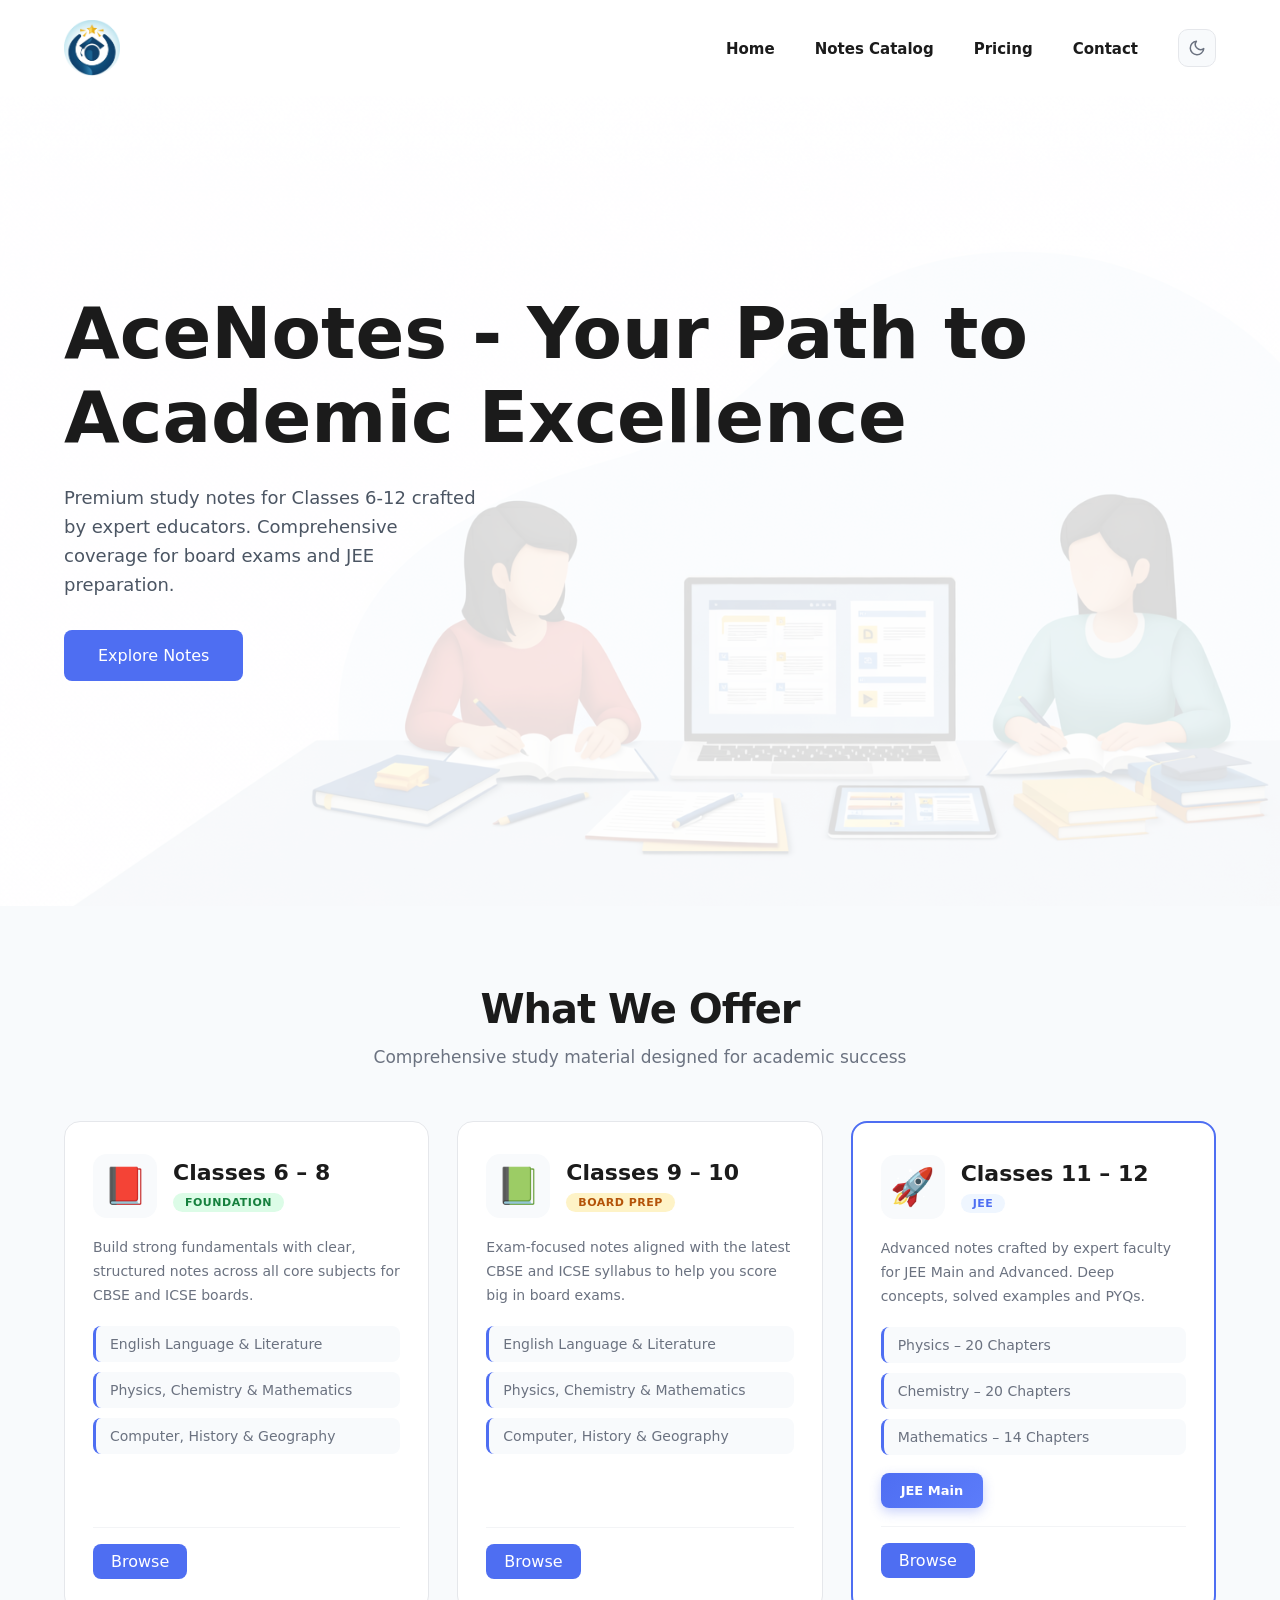
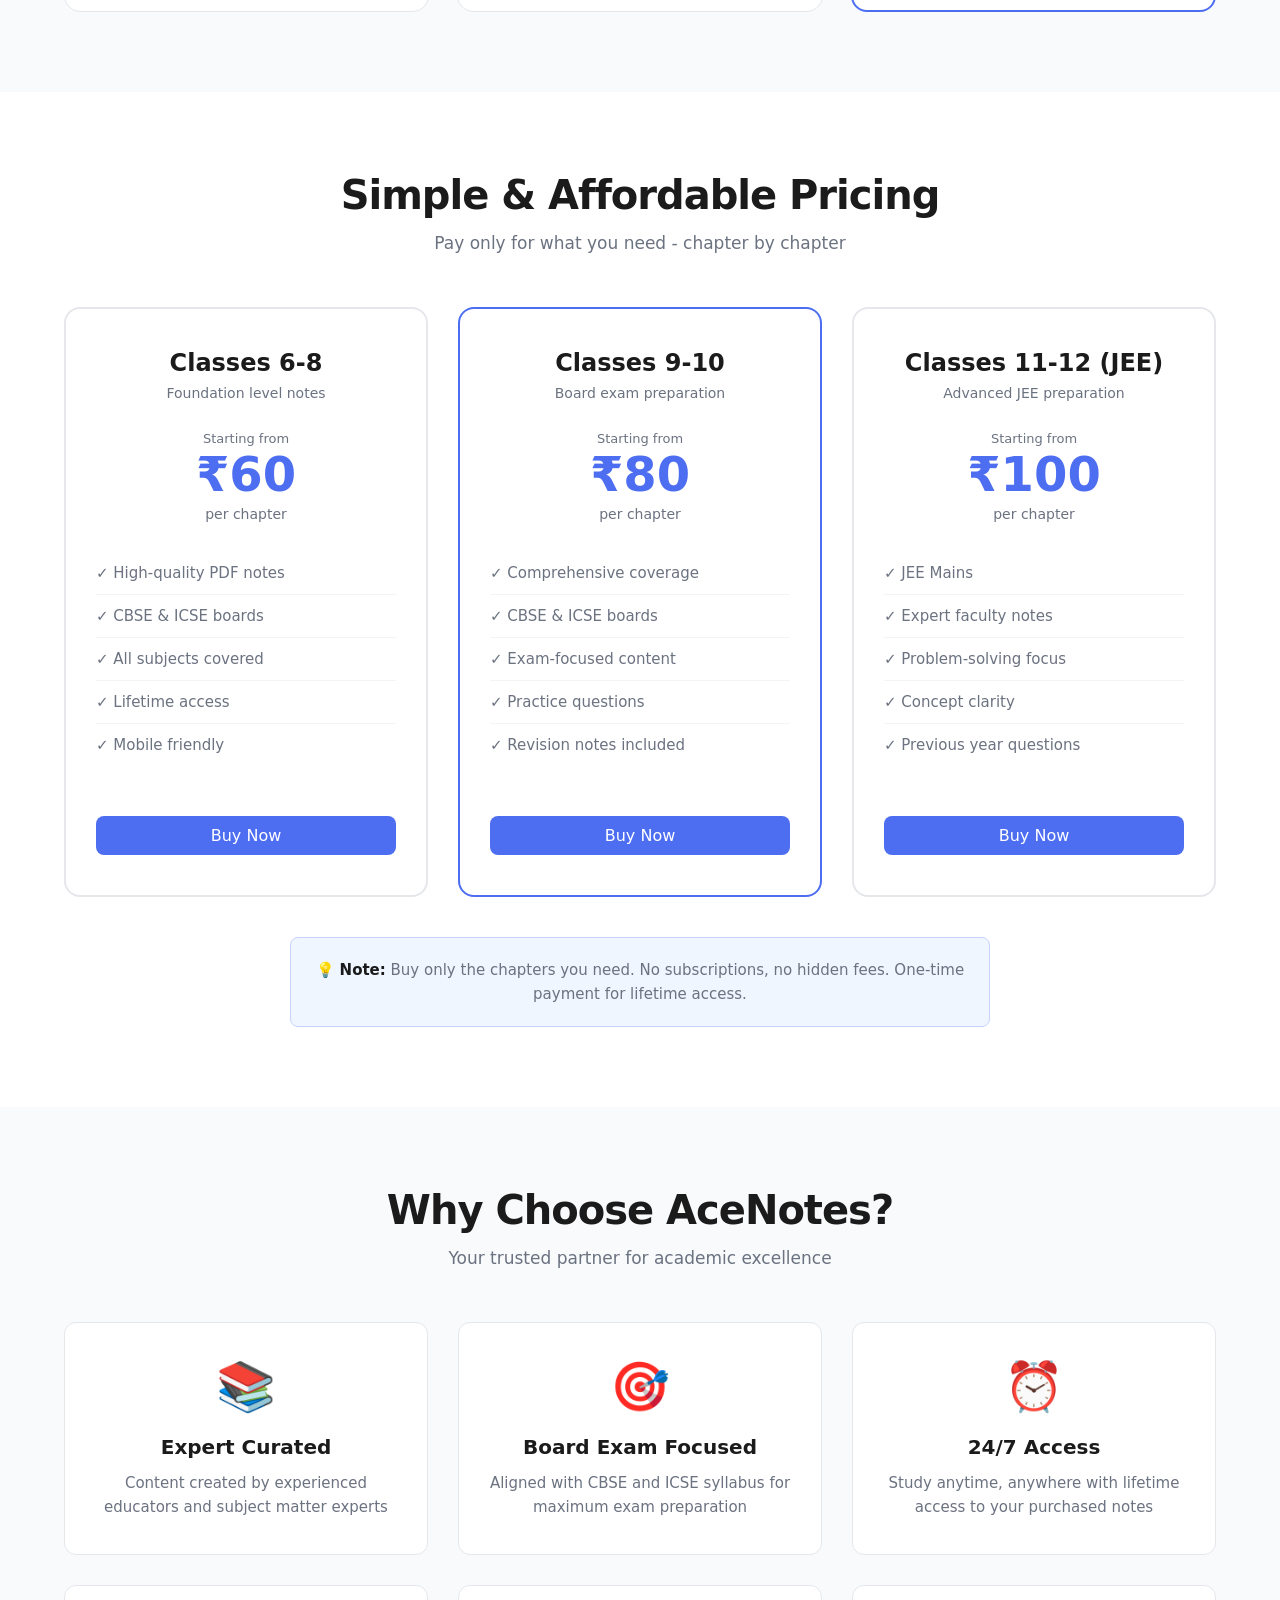
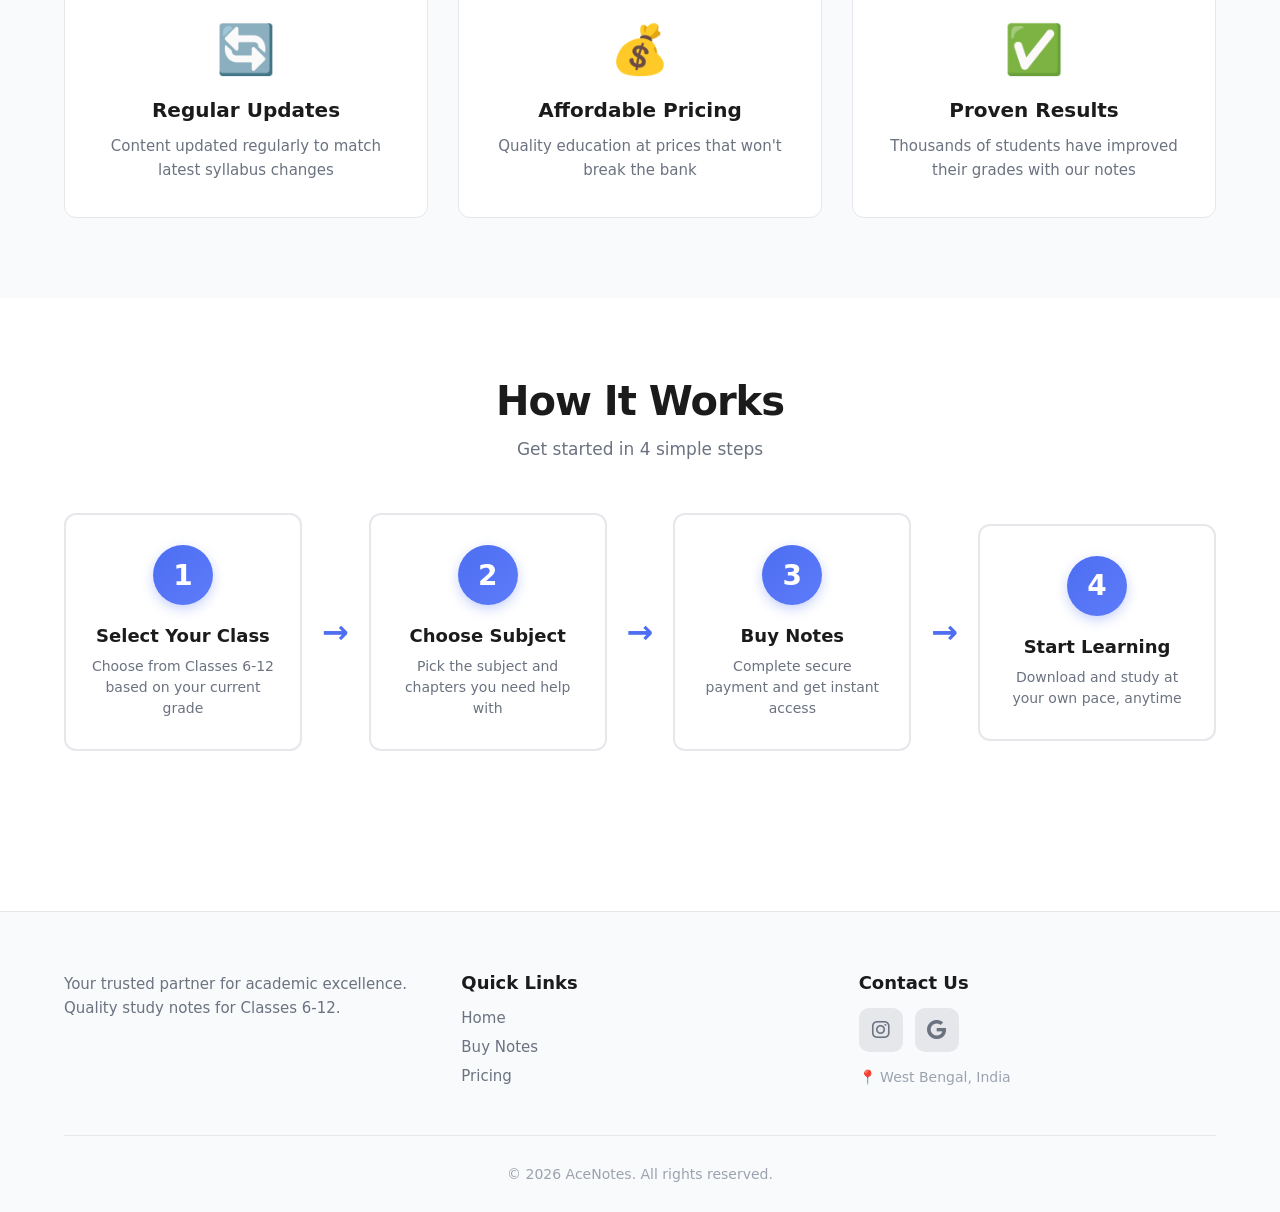
<file: index.html>
<!DOCTYPE html>
<html lang="en">
<head>
<meta charset="UTF-8">
<meta name="viewport" content="width=device-width, initial-scale=1.0">
<title>AceNotes</title>
<link rel="icon" type="image/png" href="assets/avatars/LOGO.png">
<script>(function(){var t=null;try{t=localStorage.getItem('acenotes-theme');}catch(e){}if(!t){var m=document.cookie.match(/acenotes-theme=(dark|light)/);if(m)t=m[1];}if(t==='dark')document.documentElement.setAttribute('data-theme','dark');})()</script>
<link rel="stylesheet" href="assets/css/base.css">
<link rel="stylesheet" href="assets/css/home.css">
<link rel="stylesheet" href="https://cdnjs.cloudflare.com/ajax/libs/font-awesome/6.5.0/css/all.min.css">
</head>
<body>

<div id="navbar-mount"></div>

<header class="hero">
  <div class="hero-bg"></div>
  <div class="hero-content container">
    <div class="hero-text">
      <h1>AceNotes - Your Path to Academic Excellence</h1>
      <p>Premium study notes for Classes 6-12 crafted by expert educators. Comprehensive coverage for board exams and JEE preparation.</p>
      <a href="#features" class="btn large">Explore Notes</a>
    </div>
  </div>
</header>

<section id="features" class="features-section">
  <div class="container">
    <div class="section-header fade-in">
      <h2>What We Offer</h2>
      <p>Comprehensive study material designed for academic success</p>
    </div>
    <div class="offer-grid">
      <div class="offer-card fade-in">
        <div class="offer-card-top">
          <div class="offer-icon">📕</div>
          <div><h3>Classes 6 &ndash; 8</h3><span class="offer-tag">Foundation</span></div>
        </div>
        <p>Build strong fundamentals with clear, structured notes across all core subjects for CBSE and ICSE boards.</p>
        <ul class="offer-subjects">
          <li>English Language &amp; Literature</li>
          <li>Physics, Chemistry &amp; Mathematics</li>
          <li>Computer, History &amp; Geography</li>
        </ul>
        <div class="offer-footer"><a href="pages/buy-notes.html" class="btn small">Browse</a></div>
      </div>
      <div class="offer-card fade-in">
        <div class="offer-card-top">
          <div class="offer-icon">📗</div>
          <div><h3>Classes 9 &ndash; 10</h3><span class="offer-tag offer-tag-amber">Board Prep</span></div>
        </div>
        <p>Exam-focused notes aligned with the latest CBSE and ICSE syllabus to help you score big in board exams.</p>
        <ul class="offer-subjects">
          <li>English Language &amp; Literature</li>
          <li>Physics, Chemistry &amp; Mathematics</li>
          <li>Computer, History &amp; Geography</li>
        </ul>
        <div class="offer-footer"><a href="pages/buy-notes.html" class="btn small">Browse</a></div>
      </div>
      <div class="offer-card offer-card-featured fade-in">
        <div class="offer-card-top">
          <div class="offer-icon">🚀</div>
          <div><h3>Classes 11 &ndash; 12</h3><span class="offer-tag offer-tag-blue">JEE</span></div>
        </div>
        <p>Advanced notes crafted by expert faculty for JEE Main and Advanced. Deep concepts, solved examples and PYQs.</p>
        <ul class="offer-subjects">
          <li>Physics &ndash; 20 Chapters</li>
          <li>Chemistry &ndash; 20 Chapters</li>
          <li>Mathematics &ndash; 14 Chapters</li>
        </ul>
        <div class="offer-badges"><span class="jee-badge">JEE Main</span></div>
        <div class="offer-footer"><a href="pages/buy-notes.html" class="btn small">Browse</a></div>
      </div>
    </div>
  </div>
</section>

<section id="pricing" class="pricing-section">
  <div class="container">
    <div class="section-header fade-in">
      <h2>Simple &amp; Affordable Pricing</h2>
      <p>Pay only for what you need - chapter by chapter</p>
    </div>
    <div class="pricing-grid">
      <div class="pricing-card fade-in">
        <div class="pricing-header"><h3>Classes 6-8</h3><p class="pricing-subtitle">Foundation level notes</p></div>
        <div class="pricing-price">
          <span class="price-starting">Starting from</span>
          <span class="price-amount">₹60</span>
          <span class="price-period">per chapter</span>
        </div>
        <ul class="pricing-features">
          <li>✓ High-quality PDF notes</li><li>✓ CBSE &amp; ICSE boards</li>
          <li>✓ All subjects covered</li><li>✓ Lifetime access</li><li>✓ Mobile friendly</li>
        </ul>
        <a href="pages/buy-notes.html" class="btn">Buy Now</a>
      </div>
      <div class="pricing-card featured fade-in">
        <div class="pricing-header"><h3>Classes 9-10</h3><p class="pricing-subtitle">Board exam preparation</p></div>
        <div class="pricing-price">
          <span class="price-starting">Starting from</span>
          <span class="price-amount">₹80</span>
          <span class="price-period">per chapter</span>
        </div>
        <ul class="pricing-features">
          <li>✓ Comprehensive coverage</li><li>✓ CBSE &amp; ICSE boards</li>
          <li>✓ Exam-focused content</li><li>✓ Practice questions</li><li>✓ Revision notes included</li>
        </ul>
        <a href="pages/buy-notes.html" class="btn">Buy Now</a>
      </div>
      <div class="pricing-card fade-in">
        <div class="pricing-header"><h3>Classes 11-12 (JEE)</h3><p class="pricing-subtitle">Advanced JEE preparation</p></div>
        <div class="pricing-price">
          <span class="price-starting">Starting from</span>
          <span class="price-amount">₹100</span>
          <span class="price-period">per chapter</span>
        </div>
        <ul class="pricing-features">
          <li>✓ JEE Mains</li><li>✓ Expert faculty notes</li>
          <li>✓ Problem-solving focus</li><li>✓ Concept clarity</li><li>✓ Previous year questions</li>
        </ul>
        <a href="pages/buy-notes.html" class="btn">Buy Now</a>
      </div>
    </div>
    <div class="pricing-note fade-in">
      <p>💡 <strong>Note:</strong> Buy only the chapters you need. No subscriptions, no hidden fees. One-time payment for lifetime access.</p>
    </div>
  </div>
</section>

<section class="why-section">
  <div class="container">
    <div class="section-header fade-in"><h2>Why Choose AceNotes?</h2><p>Your trusted partner for academic excellence</p></div>
    <div class="why-grid">
      <div class="why-card fade-in"><div class="why-icon">📚</div><h3>Expert Curated</h3><p>Content created by experienced educators and subject matter experts</p></div>
      <div class="why-card fade-in"><div class="why-icon">🎯</div><h3>Board Exam Focused</h3><p>Aligned with CBSE and ICSE syllabus for maximum exam preparation</p></div>
      <div class="why-card fade-in"><div class="why-icon">⏰</div><h3>24/7 Access</h3><p>Study anytime, anywhere with lifetime access to your purchased notes</p></div>
      <div class="why-card fade-in"><div class="why-icon">🔄</div><h3>Regular Updates</h3><p>Content updated regularly to match latest syllabus changes</p></div>
      <div class="why-card fade-in"><div class="why-icon">💰</div><h3>Affordable Pricing</h3><p>Quality education at prices that won't break the bank</p></div>
      <div class="why-card fade-in"><div class="why-icon">✅</div><h3>Proven Results</h3><p>Thousands of students have improved their grades with our notes</p></div>
    </div>
  </div>
</section>

<section class="how-section">
  <div class="container">
    <div class="section-header fade-in"><h2>How It Works</h2><p>Get started in 4 simple steps</p></div>
    <div class="steps-container">
      <div class="step-card fade-in"><div class="step-number">1</div><div class="step-content"><h3>Select Your Class</h3><p>Choose from Classes 6-12 based on your current grade</p></div></div>
      <div class="step-arrow fade-in">→</div>
      <div class="step-card fade-in"><div class="step-number">2</div><div class="step-content"><h3>Choose Subject</h3><p>Pick the subject and chapters you need help with</p></div></div>
      <div class="step-arrow fade-in">→</div>
      <div class="step-card fade-in"><div class="step-number">3</div><div class="step-content"><h3>Buy Notes</h3><p>Complete secure payment and get instant access</p></div></div>
      <div class="step-arrow fade-in">→</div>
      <div class="step-card fade-in"><div class="step-number">4</div><div class="step-content"><h3>Start Learning</h3><p>Download and study at your own pace, anytime</p></div></div>
    </div>
  </div>
</section>

<footer id="contact" class="footer">
  <div class="container">
    <div class="footer-content">
      <div class="footer-section"><p>Your trusted partner for academic excellence. Quality study notes for Classes 6-12.</p></div>
      <div class="footer-section">
        <h4>Quick Links</h4>
        <ul>
          <li><a href="index.html">Home</a></li>
          <li><a href="pages/buy-notes.html">Buy Notes</a></li>
          <li><a href="#pricing">Pricing</a></li>
        </ul>
      </div>
      <div class="footer-section">
        <h4>Contact Us</h4>
        <div class="footer-social-icons">
          <a href="https://www.instagram.com/acenotes.official/" target="_blank" class="footer-icon-btn" title="Instagram"><i class="fa-brands fa-instagram"></i></a>
          <a href="mailto:acenotes.official@gmail.com" class="footer-icon-btn" title="Email Us"><i class="fa-brands fa-google"></i></a>
        </div>
        <p style="margin-top:14px;color:#9ca3af;font-size:14px;">📍 West Bengal, India</p>
      </div>
    </div>
    <div class="footer-bottom"><p>&copy; 2026 AceNotes. All rights reserved.</p></div>
  </div>
</footer>

<script src="assets/acenotes.js"></script>
<script>
renderNavbar({ base: '', cur: 'index' });

const fadeElements = document.querySelectorAll('.fade-in');
const checkFade = () => {
  const trigger = window.innerHeight * 0.85;
  fadeElements.forEach(el => { if (el.getBoundingClientRect().top < trigger) el.classList.add('visible'); });
};
window.addEventListener('scroll', checkFade);
checkFade();
</script>
</body>
</html>
</file>
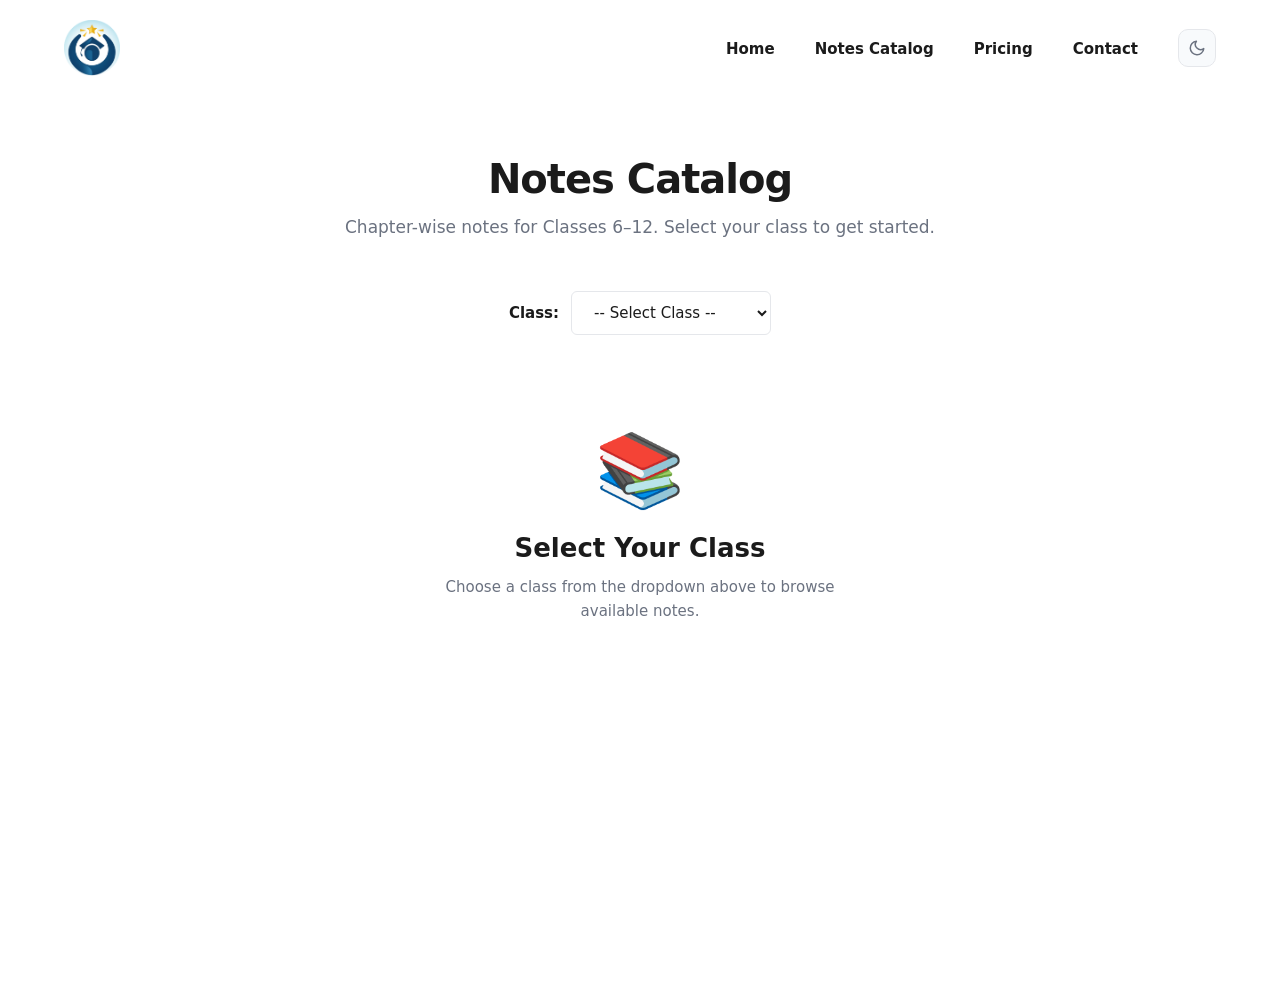
<file: pages/buy-notes.html>
<!DOCTYPE html>
<html lang="en">
<head>
<meta charset="UTF-8">
<meta name="viewport" content="width=device-width, initial-scale=1.0">
<title>Notes Catalog - AceNotes</title>
<link rel="icon" type="image/png" href="../assets/avatars/LOGO.png">
<script>(function(){var t=null;try{t=localStorage.getItem('acenotes-theme');}catch(e){}if(!t){var m=document.cookie.match(/acenotes-theme=(dark|light)/);if(m)t=m[1];}if(t==='dark')document.documentElement.setAttribute('data-theme','dark');})()</script>
<link rel="stylesheet" href="../assets/css/base.css">
<link rel="stylesheet" href="../assets/css/buy-notes.css">
</head>
<body>

<div id="navbar-mount"></div>

<section class="catalog-wrap">
  <div class="container">
    <div class="section-header">
      <h2>Notes Catalog</h2>
      <p>Chapter-wise notes for Classes 6–12. Select your class to get started.</p>
    </div>

    <div class="selectors">
      <div class="class-selector" style="margin-top:0;">
        <label for="class-select">Class:</label>
        <select id="class-select" class="class-dropdown">
          <option value="">-- Select Class --</option>
          <option value="6">Class 6</option>
          <option value="7">Class 7</option>
          <option value="8">Class 8</option>
          <option value="9">Class 9</option>
          <option value="10">Class 10</option>
          <option value="11">Class 11 – JEE</option>
          <option value="12">Class 12 – JEE</option>
        </select>
      </div>
      <div class="board-selector" id="board-selector" style="display:none;margin-top:0;">
        <label for="board-select">Board:</label>
        <select id="board-select" class="board-dropdown">
          <option value="">-- Select Board --</option>
          <option value="CBSE">CBSE</option>
          <option value="ICSE">ICSE</option>
        </select>
      </div>
    </div>

    <div class="class-placeholder visible" id="placeholder" style="min-height:300px;margin-top:40px;">
      <div class="placeholder-content">
        <div class="placeholder-icon">📚</div>
        <h3>Select Your Class</h3>
        <p>Choose a class from the dropdown above to browse available notes.</p>
      </div>
    </div>

    <div class="subjects-area" id="subjects-area" style="display:none;"></div>
  </div>
</section>

<script src="../assets/acenotes.js"></script>
<script>
renderNavbar({ base: '../', cur: 'catalog' });

const SUBJECTS_6_10 = ['English Language','English Literature','Physics','Chemistry','Mathematics','Biology','Computer','History','Geography'];
const SUBJECTS_JEE  = ['Physics','Chemistry','Mathematics'];

const classSelect  = document.getElementById('class-select');
const boardSelect  = document.getElementById('board-select');
const boardWrapper = document.getElementById('board-selector');
const placeholder  = document.getElementById('placeholder');
const subjectsArea = document.getElementById('subjects-area');

function noteCard(note) {
  return `<div class="chapter-card visible" onclick="window.location.href='note-details.html?id=${note.id}'" style="cursor:pointer;">
    <div class="chapter-card-accent"></div>
    <div class="chapter-card-body">
      <h4>${note.title}</h4>
      <div class="chapter-card-footer">
        <div class="chapter-price">₹${note.price}</div>
        <button class="btn chapter-btn add-to-cart-btn"
          onclick="event.stopPropagation();window.location.href='note-details.html?id=${note.id}'">
          View Details
        </button>
      </div>
    </div>
  </div>`;
}

function renderNotes(cls, board) {
  const isJee    = cls === '11' || cls === '12';
  const boardKey = isJee ? 'JEE' : board;
  const subjects = isJee ? SUBJECTS_JEE : SUBJECTS_6_10;
  const label    = isJee ? `Class ${cls} – JEE` : `Class ${cls} – ${board}`;

  let html = `<div class="selection-banner"><span>${label}</span></div>`;
  subjects.forEach(subject => {
    const notes = CATALOG[cls]?.[boardKey]?.[subject] ?? [];
    html += `<div class="subject-block"><h3>${subject}</h3>`;
    if (notes.length) {
      html += `<div class="chapters-grid">${notes.map(noteCard).join('')}</div>`;
    } else {
      html += `<div class="coming-soon-card"><span>🚧</span>Notes for <strong>${subject}</strong> are being prepared. Check back soon!</div>`;
    }
    html += `</div>`;
  });

  subjectsArea.innerHTML = html;
  subjectsArea.style.display = 'block';
  placeholder.style.display  = 'none';
}

classSelect.addEventListener('change', function() {
  const cls = this.value;
  boardSelect.value = '';
  subjectsArea.style.display = 'none';
  placeholder.style.display  = 'flex';
  if (!cls) { boardWrapper.style.display = 'none'; return; }
  const isJee = cls === '11' || cls === '12';
  if (isJee) { boardWrapper.style.display = 'none'; renderNotes(cls, null); }
  else { boardWrapper.style.display = 'flex'; }
});

boardSelect.addEventListener('change', function() {
  const cls = classSelect.value, board = this.value;
  if (cls && board) renderNotes(cls, board);
});
</script>
</body>
</html>
</file>
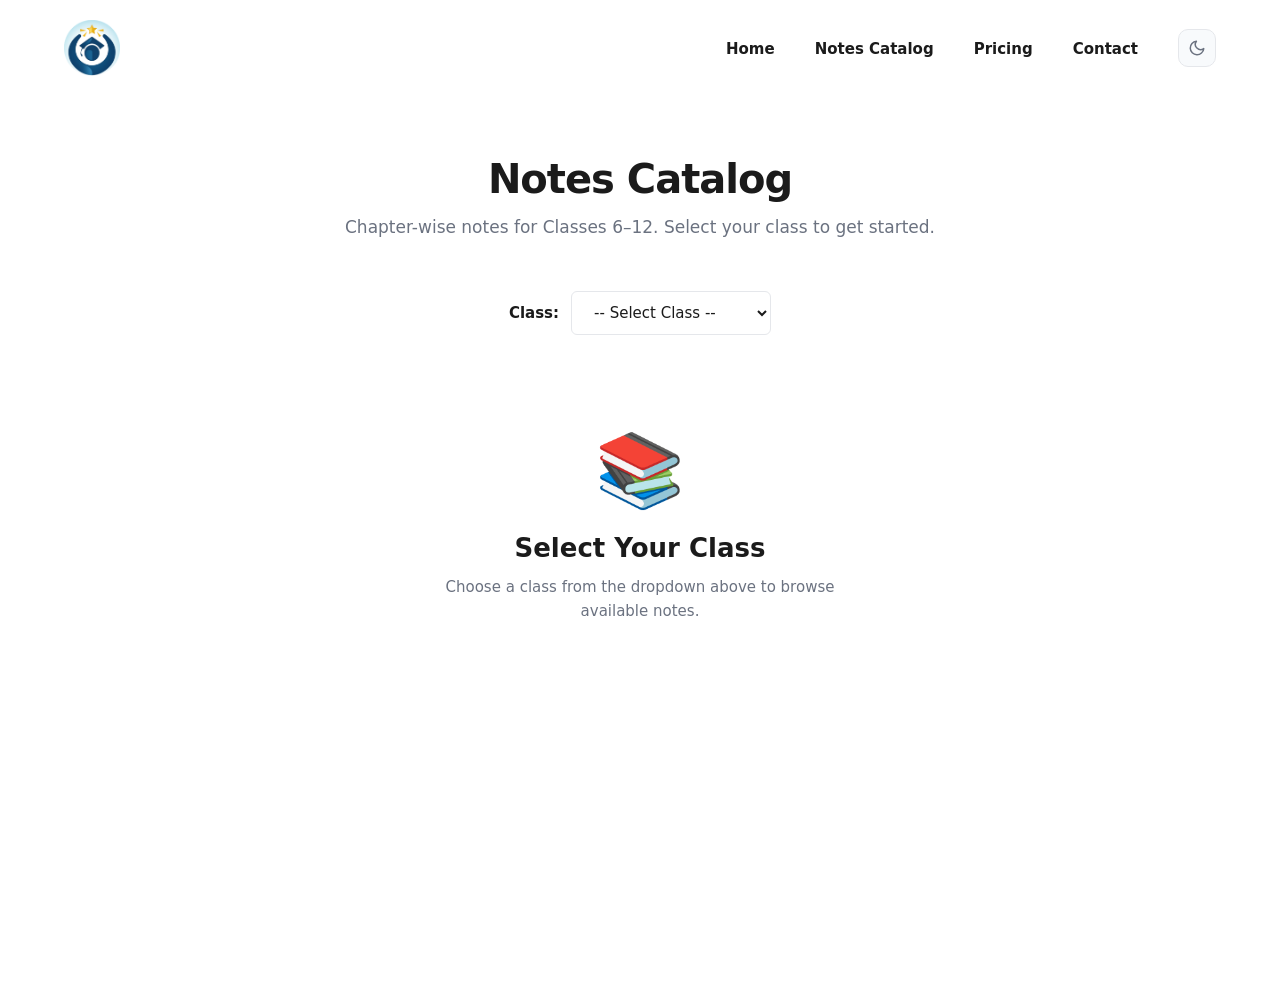
<file: pages/note-details.html>
<!DOCTYPE html>
<html lang="en">
<head>
<meta charset="UTF-8">
<meta name="viewport" content="width=device-width, initial-scale=1.0">
<title>Note Details - AceNotes</title>
<link rel="icon" type="image/png" href="../assets/avatars/LOGO.png">
<script>(function(){var t=null;try{t=localStorage.getItem('acenotes-theme');}catch(e){}if(!t){var m=document.cookie.match(/acenotes-theme=(dark|light)/);if(m)t=m[1];}if(t==='dark')document.documentElement.setAttribute('data-theme','dark');})()</script>
<link rel="stylesheet" href="../assets/css/base.css">
<link rel="stylesheet" href="../assets/css/note-details.css">
</head>
<body>

<div id="navbar-mount"></div>

<section class="nd-page">
<div class="container">
  <nav class="nd-breadcrumb">
    <a href="buy-notes.html">Notes Catalog</a>
    <span>›</span>
    <span id="bc-subject"></span>
    <span>›</span>
    <span id="bc-title"></span>
  </nav>

  <div class="nd-layout">
    <div class="nd-left">
      <div class="nd-subject-tag" id="nd-subject-tag"></div>
      <h1 class="nd-title" id="nd-title"></h1>
      <div class="nd-meta-row" id="nd-meta-row"></div>
      <div class="nd-section">
        <div class="nd-section-title">About These Notes</div>
        <p class="nd-description" id="nd-description"></p>
      </div>
      <div class="nd-section">
        <div class="nd-section-title">What's Included</div>
        <ul class="nd-features" id="nd-features"></ul>
      </div>
      <div class="nd-section">
        <div class="nd-section-title">Specifications</div>
        <div class="nd-specs-grid" id="nd-specs"></div>
      </div>
    </div>

    <div class="nd-right">
    <div class="nd-sticky">
    <div class="nd-card">
      <div class="nd-img-wrap" id="nd-img-wrap"></div>
      <div class="nd-card-body">
        <div class="nd-price-row">
          <span class="nd-price" id="nd-price"></span>
          <span class="nd-price-label">one-time</span>
        </div>
        <div class="nd-actions">
          <a id="nd-whatsapp-btn" href="#" target="_blank" class="nd-btn-cart">🛒 Order via WhatsApp</a>
          <a href="buy-notes.html" class="nd-btn-back">← Back to Catalog</a>
        </div>
        <div class="nd-card-divider"></div>
        <div class="nd-trust-row">
          <div class="nd-trust-item">
            <svg xmlns="http://www.w3.org/2000/svg" width="15" height="15" fill="none" viewBox="0 0 24 24" stroke="currentColor" stroke-width="2.5"><path stroke-linecap="round" stroke-linejoin="round" d="M9 12.75L11.25 15 15 9.75m-3-7.036A11.959 11.959 0 013.598 6 11.99 11.99 0 003 9.749c0 5.592 3.824 10.29 9 11.623 5.176-1.332 9-6.03 9-11.622 0-1.31-.21-2.571-.598-3.751h-.152c-3.196 0-6.1-1.248-8.25-3.285z"/></svg>
            Secure digital delivery
          </div>
          <div class="nd-trust-item">
            <svg xmlns="http://www.w3.org/2000/svg" width="15" height="15" fill="none" viewBox="0 0 24 24" stroke="currentColor" stroke-width="2.5"><path stroke-linecap="round" stroke-linejoin="round" d="M3.75 13.5l10.5-11.25L12 10.5h8.25L9.75 21.75 12 13.5H3.75z"/></svg>
            Instant access after approval
          </div>
          <div class="nd-trust-item">
            <svg xmlns="http://www.w3.org/2000/svg" width="15" height="15" fill="none" viewBox="0 0 24 24" stroke="currentColor" stroke-width="2.5"><path stroke-linecap="round" stroke-linejoin="round" d="M12 6v6h4.5m4.5 0a9 9 0 11-18 0 9 9 0 0118 0z"/></svg>
            Lifetime access once purchased
          </div>
        </div>
      </div>
    </div>
    </div>
    </div>
  </div>
</div>
</section>

<script src="../assets/acenotes.js"></script>
<script>
renderNavbar({ base: '../', cur: 'catalog' });

const params = new URLSearchParams(location.search);
const id = parseInt(params.get('id'));
const note = NOTES.find(n => n.id === id);

if (!note) {
  location.href = 'buy-notes.html';
} else {
  // Page title
  document.title = note.title + ' – AceNotes';

  // Breadcrumb
  document.getElementById('bc-subject').textContent = note.subject;
  document.getElementById('bc-title').textContent   = note.title;

  // Subject tag
  document.getElementById('nd-subject-tag').innerHTML = '📚 ' + note.subject;

  // Title
  document.getElementById('nd-title').textContent = note.title;

  // Meta pills
  const boardLabel = note.board || 'JEE';
  const classLabel = 'Class ' + note.cls + ((!note.board) ? ' – JEE' : ' – ' + note.board);
  document.getElementById('nd-meta-row').innerHTML = `
    <div class="nd-meta-pill">🎓 <strong>${classLabel}</strong></div>
    <div class="nd-meta-pill">📋 <strong>${boardLabel}</strong></div>
    <div class="nd-meta-pill">📄 <strong>Digital PDF</strong></div>`;

  // Description
  document.getElementById('nd-description').innerHTML = note.description;

  // Features
  document.getElementById('nd-features').innerHTML = note.features.map(f => `<li>${f}</li>`).join('');

  // Specs
  const specs = [
    { label: 'Class',   value: 'Class ' + note.cls },
    { label: 'Board',   value: boardLabel },
    { label: 'Subject', value: note.subject },
    { label: 'Format',  value: 'Digital PDF' },
    { label: 'Access',  value: 'Instant after approval' },
    { label: 'Price',   value: '₹' + note.price.toFixed(2) },
  ];
  document.getElementById('nd-specs').innerHTML = specs.map(s =>
    `<div class="nd-spec-item"><div class="nd-spec-label">${s.label}</div><div class="nd-spec-value">${s.value}</div></div>`
  ).join('');

  // Price
  document.getElementById('nd-price').textContent = '₹' + note.price.toFixed(2);

  // Cover image
  const imgWrap = document.getElementById('nd-img-wrap');
  if (note.cover) {
    imgWrap.innerHTML = `<img id="nd-cover-img" data-light="${note.cover.light}" data-dark="${note.cover.dark}" alt="${note.title}">`;
    const img = document.getElementById('nd-cover-img');
    const setImg = () => img.src = document.documentElement.getAttribute('data-theme') === 'dark' ? img.dataset.dark : img.dataset.light;
    setImg();
    new MutationObserver(setImg).observe(document.documentElement, { attributes: true, attributeFilter: ['data-theme'] });
  } else {
    imgWrap.innerHTML = `<div class="nd-img-placeholder"><svg xmlns="http://www.w3.org/2000/svg" fill="none" viewBox="0 0 24 24" stroke="currentColor" stroke-width="1.5"><path stroke-linecap="round" stroke-linejoin="round" d="M12 6.042A8.967 8.967 0 006 3.75c-1.052 0-2.062.18-3 .512v14.25A8.987 8.987 0 016 18c2.305 0 4.408.867 6 2.292m0-14.25a8.966 8.966 0 016-2.292c1.052 0 2.062.18 3 .512v14.25A8.987 8.987 0 0018 18a8.966 8.966 0 00-6 2.292m0-14.25v14.25"/></svg><span>${note.subject} Notes</span></div>`;
  }

  // WhatsApp order button
  const msg = `Hello, I would like to order:\n\n${note.title}\nPrice: ₹${note.price}\n\nPlease confirm and provide payment details.`;
  document.getElementById('nd-whatsapp-btn').href = 'https://wa.me/919163164555?text=' + encodeURIComponent(msg);
}
</script>
</body>
</html>
</file>
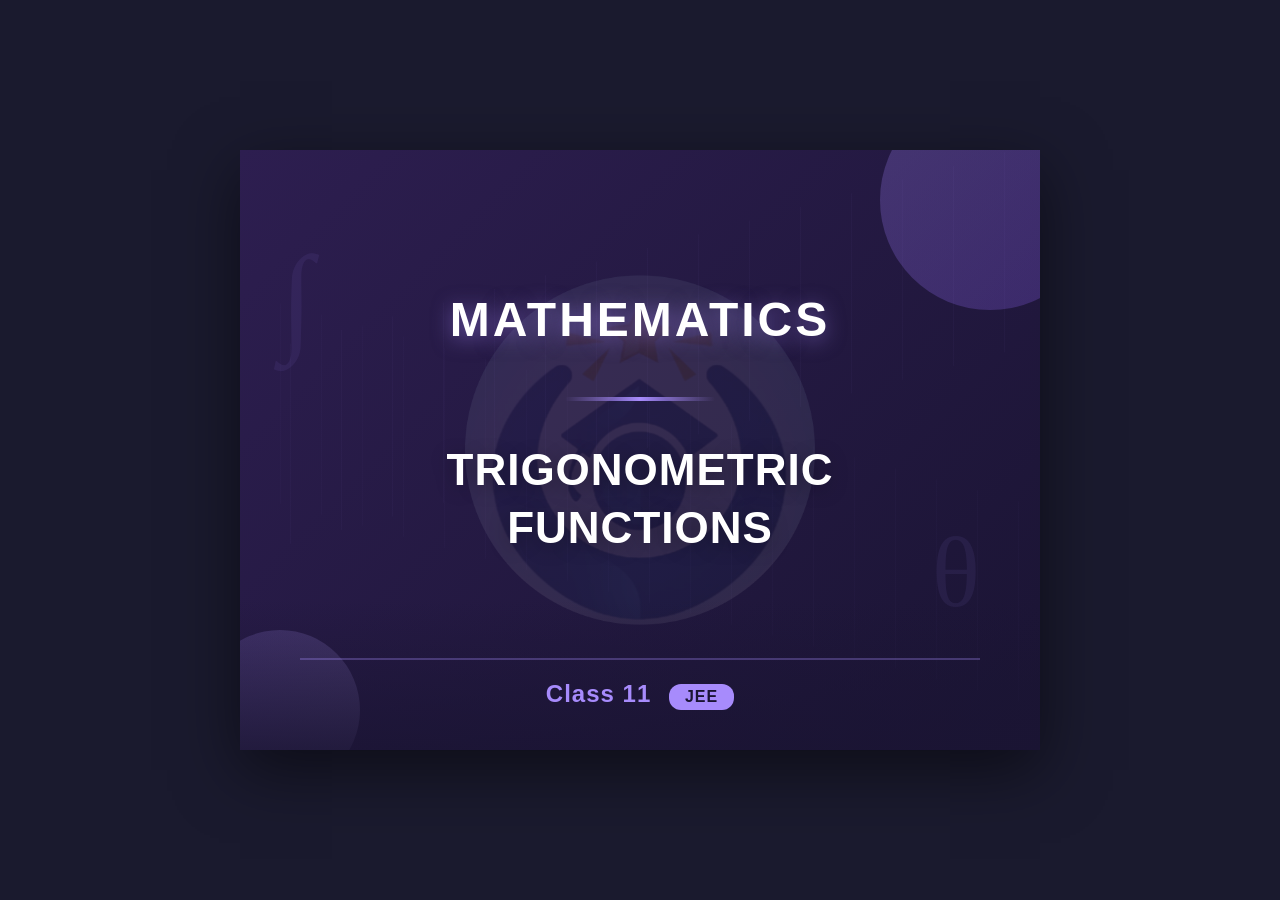
<file: assets/covers/cover-09-trigonometry.html>
<!DOCTYPE html>
<html lang="en">
<head>
    <meta charset="UTF-8">
    <meta name="viewport" content="width=device-width, initial-scale=1.0">
    <title>Cover Template - Trigonometric Functions</title>
    <style>
        * {
            margin: 0;
            padding: 0;
            box-sizing: border-box;
        }

        body {
            font-family: 'Segoe UI', Tahoma, Geneva, Verdana, sans-serif;
            display: flex;
            justify-content: center;
            align-items: center;
            min-height: 100vh;
            background: #1a1a2e;
        }

        .cover-container {
            width: 800px;
            height: 600px;
            position: relative;
            overflow: hidden;
            background: linear-gradient(135deg, #2d1e50 0%, #1a1433 100%);
            box-shadow: 0 20px 60px rgba(0, 0, 0, 0.5);
        }

        /* Decorative wave pattern (trigonometry theme) */
        .wave {
            position: absolute;
            width: 100%;
            height: 200px;
            background: transparent;
            z-index: 5;
            opacity: 0.1;
        }

        .wave-1 {
            top: 100px;
            left: 0;
            background: repeating-linear-gradient(
                90deg,
                transparent,
                transparent 50px,
                rgba(167, 139, 252, 0.3) 50px,
                rgba(167, 139, 252, 0.3) 51px
            );
            transform: skewY(-15deg);
        }

        .wave-2 {
            bottom: 150px;
            right: 0;
            background: repeating-linear-gradient(
                90deg,
                transparent,
                transparent 40px,
                rgba(167, 139, 252, 0.2) 40px,
                rgba(167, 139, 252, 0.2) 41px
            );
            transform: skewY(15deg);
        }

        /* Decorative circles */
        .circle-1 {
            position: absolute;
            width: 220px;
            height: 220px;
            background: linear-gradient(135deg, #a78bfc, #8b5cf6);
            border-radius: 50%;
            top: -60px;
            right: -60px;
            opacity: 0.25;
        }

        .circle-2 {
            position: absolute;
            width: 160px;
            height: 160px;
            background: linear-gradient(135deg, #a78bfc, #c4b5fd);
            border-radius: 50%;
            bottom: -40px;
            left: -40px;
            opacity: 0.2;
        }

        /* Center Logo Watermark */
        .logo-watermark {
            position: absolute;
            top: 50%;
            left: 50%;
            transform: translate(-50%, -50%);
            width: 350px;
            height: 350px;
            object-fit: contain;
            opacity: 0.08;
            z-index: 1;
            pointer-events: none;
        }

        /* Math symbols */
        .math-symbol {
            position: absolute;
            font-size: 120px;
            font-weight: 300;
            color: rgba(167, 139, 252, 0.08);
            font-family: 'Times New Roman', serif;
            z-index: 3;
        }

        .symbol-1 {
            top: 80px;
            left: 40px;
        }

        .symbol-2 {
            bottom: 120px;
            right: 60px;
            font-size: 100px;
        }

        /* Content wrapper */
        .content {
            position: relative;
            z-index: 10;
            height: 100%;
            display: flex;
            flex-direction: column;
            justify-content: space-between;
            padding: 40px 60px;
        }

        /* Header */
        .header {
            display: flex;
            justify-content: flex-start;
            align-items: center;
        }

        .brand-logo {
            width: 50px;
            height: 50px;
            object-fit: contain;
        }

        /* Main content */
        .main {
            text-align: center;
            flex: 1;
            display: flex;
            flex-direction: column;
            justify-content: center;
            gap: 20px;
        }

        .subject-badge {
            display: inline-block;
            font-size: 48px;
            font-weight: 900;
            color: #ffffff;
            text-transform: uppercase;
            letter-spacing: 3px;
            margin-bottom: 10px;
            text-shadow: 0 4px 20px rgba(167, 139, 252, 0.5);
        }

        .divider {
            width: 150px;
            height: 4px;
            background: linear-gradient(90deg, transparent, #a78bfc, transparent);
            margin: 20px auto;
            border-radius: 2px;
        }

        .chapter-title {
            font-size: 44px;
            font-weight: 800;
            color: #ffffff;
            line-height: 1.3;
            text-transform: uppercase;
            letter-spacing: 1px;
            text-shadow: 0 4px 20px rgba(0, 0, 0, 0.3);
        }

        /* Footer */
        .footer {
            text-align: center;
            padding-top: 20px;
            border-top: 2px solid rgba(167, 139, 252, 0.3);
        }

        .class-info {
            font-size: 24px;
            font-weight: 700;
            color: #a78bfc;
            letter-spacing: 1px;
        }

        .jee-badge {
            display: inline-block;
            margin-left: 10px;
            font-size: 16px;
            font-weight: 700;
            color: #1a1433;
            background: #a78bfc;
            padding: 4px 16px;
            border-radius: 12px;
        }

        /* Bottom gradient overlay */
        .overlay {
            position: absolute;
            bottom: 0;
            left: 0;
            right: 0;
            height: 150px;
            background: linear-gradient(to top, rgba(26, 20, 51, 0.8), transparent);
            z-index: 5;
            pointer-events: none;
        }
    </style>
</head>
<body>
    <div class="cover-container">
        <!-- Center Logo Watermark -->
        <img src="../../assets/avatars/LOGO.png" alt="" class="logo-watermark">
        
        <!-- Decorative elements -->
        <div class="circle-1"></div>
        <div class="circle-2"></div>
        <div class="wave wave-1"></div>
        <div class="wave wave-2"></div>
        <div class="math-symbol symbol-1">∫</div>
        <div class="math-symbol symbol-2">θ</div>
        
        <!-- Content -->
        <div class="content">
            <!-- Header -->
            
            <!-- Main content -->
            <div class="main">
                <div class="subject-badge">Mathematics</div>
                <div class="divider"></div>
                <div class="chapter-title">Trigonometric<br>Functions</div>
            </div>

            <!-- Footer -->
            <div class="footer">
                <div class="class-info">
                    Class 11 <span class="jee-badge">JEE</span>
                </div>
            </div>
        </div>

        <!-- Gradient overlay -->
        <div class="overlay"></div>
    </div>
</body>
</html>
</file>
<file: assets/css/base.css>
/* ── base.css — shared across all pages ── */
  *{margin:0;padding:0;box-sizing:border-box;font-family:system-ui,-apple-system,BlinkMacSystemFont,'Segoe UI',sans-serif;}

  :root{
    --navbar-h:96px;
    --bg:#ffffff;
    --bg-soft:#f8fafc;
    --bg-card:#ffffff;
    --border:#e5e7eb;
    --border-soft:#f3f4f6;
    --text:#1b1b1b;
    --text-muted:#6b7280;
    --text-faint:#9ca3af;
    --accent:#4e6ef2;
    --accent-soft:#eff6ff;
    --accent-border:#c7d2fe;
    --input-bg:#ffffff;
    --shadow:rgba(0,0,0,.07);
  }

  [data-theme="dark"]{
    --bg:#0f1117;
    --bg-soft:#1a1d27;
    --bg-card:#161920;
    --border:#2a2d3a;
    --border-soft:#1f2230;
    --text:#e8eaf0;
    --text-muted:#8b90a0;
    --text-faint:#555a6e;
    --accent:#6b8aff;
    --accent-soft:#1a1f3a;
    --accent-border:#2d3a6e;
    --input-bg:#1a1d27;
    --shadow:rgba(0,0,0,.35);
  }


  body{min-height:100vh;overflow-x:hidden;background:var(--bg);color:var(--text);transition:background .25s,color .25s;}

  /* Custom Scrollbar */
  ::-webkit-scrollbar{width:8px;}
  ::-webkit-scrollbar-track{background:var(--bg-soft);}
  ::-webkit-scrollbar-thumb{background:linear-gradient(135deg,#4e6ef2,#5c7cfa);border-radius:6px;}
  ::-webkit-scrollbar-thumb:hover{background:linear-gradient(135deg,#5c7cfa,#6b8aff);}


  .container{max-width:1200px;width:90%;margin:auto;}

  /* Buttons */
  .btn{background:#4e6ef2;color:white;padding:10px 20px;border-radius:8px;text-decoration:none;display:inline-block;transition:background .2s ease;}
  .btn:hover{background:linear-gradient(135deg,#4e6ef2,#5c7cfa);}
  .btn.large{padding:16px 34px;border-radius:8px;margin-top:30px;}
  .btn.small{padding:8px 18px;}

  /* Alerts */
  .alert{padding:12px 16px;border-radius:8px;margin-bottom:20px;font-size:14px;font-weight:500;}
  .alert.error{background:#fef2f2;color:#dc2626;border:1px solid #fecaca;}
  .alert.success{background:#f0fdf4;color:#16a34a;border:1px solid #bbf7d0;}
  [data-theme="dark"] .alert.error{background:#2d1515;color:#f87171;border-color:#5a2020;}
  [data-theme="dark"] .alert.success{background:#0f2d1a;color:#4ade80;border-color:#1a5c30;}

  /* Section header */
  .section-header{text-align:center;margin-bottom:50px;}
  .section-header h2{font-size:40px;font-weight:800;color:var(--text);margin-bottom:12px;letter-spacing:-1px;}
  .section-header p{font-size:17px;color:var(--text-muted);max-width:600px;margin:0 auto;line-height:1.6;}

  /* Fade-in */
  .fade-in{opacity:0;transform:translateY(30px);transition:opacity .6s ease,transform .6s ease;}
  .fade-in.visible{opacity:1;transform:translateY(0);}

  /* Navbar */
  .navbar{display:flex;align-items:center;justify-content:space-between;padding:20px 5%;width:100%;max-width:100%;margin:0;position:sticky;top:0;z-index:1000;background:transparent;}
  #navbar-mount{position:sticky;top:0;z-index:1000;}
  .logo{display:flex;align-items:center;gap:12px;font-weight:800;font-size:22px;color:var(--text);letter-spacing:-.5px;text-decoration:none;}
  .logo img{height:56px;width:auto;object-fit:contain;}
  .nav-links{display:flex;gap:40px;list-style:none;align-items:center;}
  .nav-links a{text-decoration:none;color:var(--text);font-size:15px;font-weight:600;position:relative;padding:8px 0;transition:color .3s ease;}
  .nav-links a::before{content:'';position:absolute;bottom:0;left:0;width:0;height:2px;background:linear-gradient(90deg,#4e6ef2,#5c7cfa);transition:width .3s cubic-bezier(.4,0,.2,1);border-radius:2px;}
  .nav-links a:hover{color:var(--accent);}
  .nav-links a:hover::before{width:100%;}

  /* Avatar dropdown */
  .avatar-btn{width:48px;height:48px;border-radius:50%;cursor:pointer;border:2px solid var(--border);background:#4e6ef2;color:#fff;font-weight:800;font-size:20px;display:flex;align-items:center;justify-content:center;position:relative;transition:border-color .2s;flex-shrink:0;}
  .avatar-btn:hover{border-color:var(--accent);}
  .avatar-dropdown{position:absolute;top:calc(100% + 10px);right:0;background:var(--bg-card);border:1px solid var(--border);border-radius:10px;box-shadow:0 8px 24px rgba(0,0,0,.15);min-width:180px;display:none;flex-direction:column;overflow:hidden;z-index:2000;}
  .avatar-dropdown.open{display:flex;}
  .avatar-dropdown a{padding:12px 18px;font-size:14px;font-weight:600;color:var(--text);text-decoration:none;transition:background .15s;display:flex;align-items:center;gap:10px;}
  .avatar-dropdown a:hover{background:var(--bg-soft);}
  .avatar-dropdown a.danger{color:#f87171;}
  .avatar-dropdown a.danger:hover{background:rgba(248,113,113,.1);}
  .avatar-wrapper{position:relative;}


  /* Nav theme button */
  .nav-theme-btn{width:38px;height:38px;border-radius:10px;border:1.5px solid var(--border);background:var(--bg-soft);color:var(--text-muted);cursor:pointer;display:flex;align-items:center;justify-content:center;transition:background .2s,border-color .2s,color .2s,transform .2s;flex-shrink:0;}
  .nav-theme-btn:hover{background:var(--accent-soft);border-color:var(--accent);color:var(--accent);transform:rotate(15deg);}
  .nav-theme-btn svg{width:18px;height:18px;stroke:currentColor;fill:none;stroke-width:2;stroke-linecap:round;stroke-linejoin:round;}

  /* Cart badge */
  .cart-badge{position:absolute;top:-6px;right:-8px;background:#4e6ef2;color:white;font-size:11px;font-weight:700;min-width:18px;height:18px;border-radius:9px;display:flex;align-items:center;justify-content:center;padding:0 4px;}

  /* Password toggle */
  .pw-wrap{position:relative;width:100%;display:flex;align-items:center;}
  .pw-wrap input{flex:1;min-width:0;padding-right:44px !important;}
  .pw-eye{
      position:absolute;right:0;
      width:44px;height:100%;
      display:flex;align-items:center;justify-content:center;
      background:none;border:none;cursor:pointer;
      color:var(--text-faint);transition:color .2s;
      z-index:1;border-radius:0 10px 10px 0;
  }
  .pw-eye:hover{color:var(--accent);background:var(--bg-soft);}
  .pw-eye svg{display:block;flex-shrink:0;}

  /* Cart toast */
  .cart-toast{position:fixed;bottom:30px;right:30px;padding:14px 22px;border-radius:10px;font-size:15px;font-weight:600;color:white;opacity:0;transform:translateY(10px);transition:all .3s ease;pointer-events:none;z-index:9999;}
  .cart-toast.show{opacity:1;transform:translateY(0);}
  .cart-toast.ok{background:#16a34a;}
  .cart-toast.warn{background:#d97706;}

  /* Mobile bottom bar */
  .navbar-mobile-right{display:none;}
  .bottom-bar{display:none;}

  @media(max-width:900px){
    .hamburger{display:none !important;}
    .sidebar{display:none !important;}
    .sidebar-overlay{display:none !important;}
    .navbar-mobile-right{display:flex;align-items:center;gap:12px;}
    .bottom-bar{display:flex;position:fixed;bottom:0;left:0;width:100%;background:var(--bg-card);border-top:1px solid var(--border);z-index:1000;padding:8px 0 calc(8px + env(safe-area-inset-bottom));justify-content:space-around;align-items:center;}
    .bottom-bar-item{display:flex;align-items:center;justify-content:center;width:48px;height:40px;border-radius:10px;color:var(--text-faint);text-decoration:none;transition:color .2s,background .2s;position:relative;}
    .bottom-bar-item:hover,.bottom-bar-item.active{color:var(--accent);background:var(--accent-soft);}
    .bottom-bar-item.avatar-btn{background:#4e6ef2;color:#fff;}
    .bottom-bar-item.avatar-btn:hover{background:#4e6ef2;color:#fff;border-color:var(--accent);}
    body{padding-bottom:70px;}
    .logo img{height:44px;}
    .logo span{font-size:18px;}
    .nav-links{display:none;}
  }
</file>
<file: assets/css/home.css>
/* ── home.css ── */
.hero{min-height:90vh;display:flex;flex-direction:column;justify-content:center;padding:50px 0 80px;position:relative;overflow:hidden;}
.hero-bg{position:absolute;inset:0;background-image:url("../image.png");background-size:cover;background-position:center;background-repeat:no-repeat;transition:opacity .6s ease;z-index:0;}
[data-theme="dark"] .hero-bg{background-image:url("../image-dark.png");}
.hero::before{content:'';position:absolute;top:0;left:0;width:100%;height:100%;background:rgba(255,255,255,.85);pointer-events:none;z-index:1;}
[data-theme="dark"] .hero::before{background:rgba(15,17,23,.35);}
.hero .container{position:relative;z-index:2;}
.hero-content{display:flex;align-items:center;justify-content:space-between;gap:60px;}
.hero-text{flex:1;}
.hero-text h1{font-size:72px;font-weight:800;margin-bottom:25px;}
.hero-text p{font-size:18px;line-height:1.6;color:#4b5563;max-width:420px;}
.hero-image{flex:1;display:flex;justify-content:center;}
.hero-image img{max-width:520px;width:100%;}

.features-section{padding:80px 0;background:var(--bg-soft);}
.offer-grid{display:grid;grid-template-columns:repeat(3,1fr);gap:28px;}
.offer-card{background:var(--bg-card);border:1.5px solid var(--border);border-radius:16px;padding:32px 28px;display:flex;flex-direction:column;gap:18px;transition:all .3s ease;}
.offer-card:hover{transform:translateY(-6px);box-shadow:0 16px 40px rgba(78,110,242,.1);border-color:var(--accent-border);}
.offer-card-featured{border:2px solid var(--accent);background:var(--bg-card);}
.offer-card-top{display:flex;align-items:center;gap:16px;}
.offer-icon{font-size:36px;width:64px;height:64px;background:var(--bg-soft);border-radius:14px;display:flex;align-items:center;justify-content:center;flex-shrink:0;}
.offer-card-top h3{font-size:22px;font-weight:800;color:var(--text);margin-bottom:6px;}
.offer-tag{display:inline-block;background:#dcfce7;color:#15803d;padding:3px 12px;border-radius:20px;font-size:11px;font-weight:700;letter-spacing:.5px;text-transform:uppercase;}
.offer-tag-amber{background:#fef3c7;color:#b45309;}
.offer-tag-blue{background:var(--accent-soft);color:var(--accent);}
.offer-card>p{font-size:14px;color:var(--text-muted);line-height:1.7;margin:0;}
.offer-subjects{list-style:none;display:flex;flex-direction:column;gap:10px;flex:1;}
.offer-subjects li{font-size:14px;color:var(--text-muted);font-weight:500;padding:10px 14px;background:var(--bg-soft);border-radius:8px;border-left:3px solid var(--accent);}
.offer-footer{display:flex;align-items:center;justify-content:space-between;padding-top:16px;border-top:1px solid var(--border-soft);}
.offer-badges{display:flex;gap:10px;}
.jee-badge{display:inline-flex;align-items:center;background:linear-gradient(135deg,#4e6ef2,#5c7cfa);color:white;padding:10px 20px;border-radius:8px;font-size:13px;font-weight:700;box-shadow:0 4px 12px rgba(78,110,242,.3);transition:all .3s ease;}
.jee-badge:hover{transform:translateY(-2px);box-shadow:0 6px 20px rgba(78,110,242,.4);}

.pricing-section{padding:80px 0;background:var(--bg);}
.pricing-grid{display:grid;grid-template-columns:repeat(auto-fit,minmax(300px,1fr));gap:30px;margin-top:50px;}
.pricing-card{background:var(--bg-card);border:2px solid var(--border);border-radius:16px;padding:40px 30px;transition:all .3s ease;position:relative;text-align:center;}
.pricing-card:hover{transform:translateY(-8px);box-shadow:0 12px 40px rgba(78,110,242,.15);border-color:var(--accent);}
.pricing-card.featured{border:2px solid var(--accent);background:var(--bg-card);}
.pricing-badge{position:absolute;top:-15px;left:50%;transform:translateX(-50%);background:linear-gradient(135deg,#4e6ef2,#5c7cfa);color:white;padding:6px 20px;border-radius:20px;font-size:13px;font-weight:700;}
.pricing-header h3{font-size:24px;font-weight:700;color:var(--text);margin-bottom:8px;}
.pricing-subtitle{font-size:14px;color:var(--text-muted);margin-bottom:25px;}
.pricing-price{margin:30px 0;}
.price-starting{font-size:13px;color:var(--text-muted);display:block;margin-bottom:4px;}
.price-amount{font-size:48px;font-weight:800;color:var(--accent);display:block;line-height:1;}
.price-period{font-size:14px;color:var(--text-muted);margin-top:8px;display:block;}
.pricing-features{list-style:none;margin:30px 0;text-align:left;}
.pricing-features li{padding:12px 0;color:var(--text-muted);font-size:15px;border-bottom:1px solid var(--border-soft);}
.pricing-features li:last-child{border-bottom:none;}
.pricing-card .btn{width:100%;margin-top:20px;}
.pricing-note{max-width:700px;margin:40px auto 0;text-align:center;padding:20px;background:var(--accent-soft);border:1px solid var(--accent-border);border-radius:8px;}
.pricing-note p{font-size:15px;color:var(--text-muted);line-height:1.6;margin:0;}
.pricing-note strong{color:var(--text);}

/* About the Founder Section */
.founder-section{padding:80px 0;background:var(--bg);}
.founder-card{background:linear-gradient(135deg,#ffffff,#f9fafb);border:2px solid var(--border);border-radius:20px;padding:50px;display:flex;align-items:center;gap:40px;box-shadow:0 8px 32px rgba(78,110,242,.08);transition:all .4s ease;position:relative;overflow:hidden;}
.founder-card::before{content:'';position:absolute;top:-50%;right:-50%;width:200%;height:200%;background:radial-gradient(circle,rgba(78,110,242,.05) 0%,transparent 70%);animation:pulse 8s ease-in-out infinite;}
@keyframes pulse{0%,100%{transform:scale(1);opacity:.5;}50%{transform:scale(1.1);opacity:.8;}}
[data-theme="dark"] .founder-card{background:linear-gradient(135deg,var(--bg-card),var(--bg-soft));border-color:var(--accent-border);}
.founder-card:hover{transform:translateY(-8px);box-shadow:0 16px 48px rgba(78,110,242,.15);border-color:var(--accent);}
.founder-pfp{width:180px;height:180px;min-width:180px;border-radius:50%;background:linear-gradient(135deg,#4e6ef2,#5c7cfa);display:flex;align-items:center;justify-content:center;font-size:80px;font-weight:800;color:white;box-shadow:0 8px 24px rgba(78,110,242,.3);border:6px solid #fff;position:relative;z-index:2;}
[data-theme="dark"] .founder-pfp{border-color:var(--bg);}
.founder-text{flex:1;position:relative;z-index:2;}
.founder-label{display:inline-block;background:linear-gradient(135deg,#4e6ef2,#5c7cfa);color:white;padding:6px 18px;border-radius:20px;font-size:12px;font-weight:700;letter-spacing:1px;text-transform:uppercase;margin-bottom:16px;box-shadow:0 4px 12px rgba(78,110,242,.3);}
.founder-name{font-size:42px;font-weight:900;color:var(--text);margin-bottom:20px;line-height:1.2;background:linear-gradient(135deg,#4e6ef2,#5c7cfa);-webkit-background-clip:text;-webkit-text-fill-color:transparent;background-clip:text;}
.founder-text p{font-size:16px;line-height:1.8;color:var(--text-muted);text-align:justify;}
.founder-quote{margin-top:24px;padding:20px 24px;background:var(--bg-soft);border-left:4px solid var(--accent);border-radius:8px;font-style:italic;font-size:15px;color:var(--text);position:relative;}
.founder-quote::before{content:'"';position:absolute;top:10px;left:12px;font-size:48px;color:var(--accent);opacity:.3;font-family:Georgia,serif;line-height:1;}
.founder-quote p{position:relative;z-index:1;margin:0 !important;}

.why-section{padding:80px 0;background:var(--bg-soft);}
.why-grid{display:grid;grid-template-columns:repeat(auto-fit,minmax(280px,1fr));gap:30px;margin-top:50px;}
.why-card{background:var(--bg-card);border:1px solid var(--border);border-radius:12px;padding:35px 25px;text-align:center;transition:all .3s ease;}
.why-card:hover{transform:translateY(-5px);box-shadow:0 8px 24px rgba(78,110,242,.1);border-color:var(--accent-border);}
.why-icon{font-size:48px;margin-bottom:20px;}
.why-card h3{font-size:20px;font-weight:700;color:var(--text);margin-bottom:12px;}
.why-card p{font-size:15px;color:var(--text-muted);line-height:1.6;}

.how-section{padding:80px 0;background:var(--bg);}
.steps-container{display:flex;align-items:center;justify-content:center;gap:20px;margin-top:50px;flex-wrap:wrap;}
.step-card{background:var(--bg-card);border:2px solid var(--border);border-radius:12px;padding:30px 25px;text-align:center;flex:1;min-width:200px;max-width:250px;transition:all .3s ease;}
.step-card:hover{border-color:var(--accent);transform:translateY(-5px);box-shadow:0 8px 20px rgba(78,110,242,.12);}
.step-number{width:60px;height:60px;background:linear-gradient(135deg,#4e6ef2,#5c7cfa);color:white;font-size:28px;font-weight:800;border-radius:50%;display:flex;align-items:center;justify-content:center;margin:0 auto 20px;box-shadow:0 4px 12px rgba(78,110,242,.3);}
.step-content h3{font-size:18px;font-weight:700;color:var(--text);margin-bottom:10px;}
.step-content p{font-size:14px;color:var(--text-muted);line-height:1.5;}
.step-arrow{font-size:32px;color:var(--accent);font-weight:700;}

.footer{background:var(--bg-soft);color:var(--text);padding:60px 0 30px;margin-top:80px;border-top:1px solid var(--border);}
.footer-content{display:grid;grid-template-columns:repeat(auto-fit,minmax(250px,1fr));gap:40px;margin-bottom:40px;}
.footer-section h3{font-size:24px;font-weight:700;margin-bottom:15px;color:var(--text);}
.footer-section h4{font-size:18px;font-weight:600;margin-bottom:15px;color:var(--text);}
.footer-section p{font-size:15px;line-height:1.6;color:var(--text-muted);}
.footer-section ul{list-style:none;}
.footer-section ul li{margin-bottom:10px;}
.footer-section ul li a{color:var(--text-muted);text-decoration:none;font-size:15px;transition:color .2s ease;}
.footer-bottom{text-align:center;padding-top:30px;border-top:1px solid var(--border);}
.footer-bottom p{color:var(--text-faint);font-size:14px;}
.footer-social-icons{display:flex;gap:12px;margin-top:8px;}
.footer-icon-btn{display:flex;align-items:center;justify-content:center;width:44px;height:44px;border-radius:10px;background:var(--border);color:var(--text-muted);text-decoration:none;font-size:20px;transition:background .2s,color .2s,transform .2s;}
.footer-icon-btn:hover{background:#4e6ef2;color:#fff;transform:translateY(-3px);}

@media(max-width:900px){
  .offer-grid{grid-template-columns:1fr;}
  .founder-card{flex-direction:column;text-align:center;padding:40px 30px;}
  .founder-pfp{width:150px;height:150px;min-width:150px;font-size:64px;margin:0 auto;}
  .founder-name{font-size:32px;}
  .hero-content{flex-direction:column;text-align:center;gap:40px;padding-top:20px;}
  .hero-text h1{font-size:48px;}
  .hero-text p{max-width:100%;}
  .hero-image img{max-width:420px;}
  .section-header h2{font-size:32px;}
  .pricing-grid{grid-template-columns:1fr;max-width:400px;margin-left:auto;margin-right:auto;}
  .steps-container{flex-direction:column;}
  .step-arrow{transform:rotate(90deg);}
  .footer-content{grid-template-columns:1fr;text-align:center;}
  .footer-social-icons{justify-content:center;}
}
@media(max-width:600px){
  .hero-bg{background-position:center top;}
  .hero-text h1{font-size:36px;}
  .hero-text p{font-size:16px;}
  .section-header h2{font-size:28px;}
  .founder-card{padding:30px 20px;}
  .founder-pfp{width:120px;height:120px;min-width:120px;font-size:56px;}
  .founder-name{font-size:26px;}
  .founder-text p{font-size:14px;text-align:left;}
  .founder-quote{padding:16px 18px;font-size:14px;}
}
</file>
<file: assets/css/buy-notes.css>
/* ── buy-notes.css ── */
.catalog-wrap{padding:60px 0 80px;min-height:100vh;background:var(--bg);}
.selectors{display:flex;align-items:center;justify-content:center;gap:16px;flex-wrap:wrap;margin-top:28px;}
.class-selector,.board-selector{display:flex;align-items:center;justify-content:center;gap:12px;margin-top:0;flex-wrap:wrap;}
.class-selector label,.board-selector label{font-size:15px;font-weight:600;color:var(--text);}
.class-dropdown,.board-dropdown{padding:11px 18px;font-size:15px;font-weight:500;color:var(--text);background:var(--input-bg);border:1.5px solid var(--border);border-radius:6px;cursor:pointer;outline:none;transition:all .25s ease;min-width:200px;}
.class-dropdown:hover,.board-dropdown:hover{border-color:var(--accent);background:var(--bg-soft);}
.class-dropdown:focus,.board-dropdown:focus{border-color:var(--accent);box-shadow:0 0 0 3px rgba(78,110,242,.1);}
.class-placeholder{display:flex;align-items:center;justify-content:center;min-height:350px;padding:50px 20px;opacity:0;transform:translateY(15px);transition:opacity .4s ease,transform .4s ease;}
.class-placeholder.visible{opacity:1;transform:translateY(0);}
.placeholder-content{text-align:center;max-width:450px;}
.placeholder-icon{font-size:72px;margin-bottom:20px;display:block;}
.placeholder-content h3{font-size:26px;font-weight:700;color:var(--text);margin-bottom:12px;}
.placeholder-content p{font-size:15px;color:var(--text-muted);line-height:1.6;}
.subjects-area{margin-top:48px;}
.subject-block{margin-bottom:40px;}
.subject-block h3{font-size:20px;font-weight:800;color:var(--text);padding-bottom:10px;border-bottom:2px solid var(--border);margin-bottom:20px;position:relative;}
.subject-block h3::after{content:'';position:absolute;bottom:-2px;left:0;width:60px;height:2px;background:linear-gradient(90deg,#4e6ef2,#5c7cfa);}
.coming-soon-card{background:var(--bg-soft);border:1.5px dashed var(--accent-border);border-radius:12px;padding:32px 24px;text-align:center;color:var(--text-muted);font-size:15px;font-weight:500;}
.coming-soon-card span{font-size:36px;display:block;margin-bottom:10px;}
.chapters-grid{display:grid;grid-template-columns:repeat(auto-fill,minmax(260px,1fr));gap:24px;margin-bottom:35px;}
.chapter-card{background:var(--bg-card);border:1.5px solid var(--border);border-radius:16px;padding:0;transition:all .3s cubic-bezier(.4,0,.2,1);position:relative;overflow:hidden;opacity:0;transform:translateY(20px);display:flex;flex-direction:column;box-shadow:0 2px 8px var(--shadow);}
.chapter-card.visible{opacity:1;transform:translateY(0);}
.chapter-card-accent{height:5px;background:linear-gradient(90deg,#4e6ef2,#818cf8);width:100%;flex-shrink:0;}
.chapter-card-body{padding:22px 22px 20px;display:flex;flex-direction:column;flex:1;}
.chapter-card:hover{border-color:var(--accent-border);box-shadow:0 16px 40px rgba(78,110,242,.18);transform:translateY(-6px);}
.chapter-card h4{font-size:15px;font-weight:700;color:var(--text);margin-bottom:14px;line-height:1.5;word-break:break-word;flex:1;}
.chapter-card-footer{display:flex;align-items:center;justify-content:space-between;gap:12px;margin-top:auto;padding-top:14px;border-top:1px solid var(--border-soft);}
.chapter-price{font-size:20px;font-weight:800;color:var(--accent);white-space:nowrap;}
.chapter-btn{padding:9px 18px;font-size:13px;font-weight:600;border:none;cursor:pointer;transition:all .25s ease;border-radius:8px;white-space:nowrap;}
.chapter-btn:hover{background:linear-gradient(135deg,#3d5ce8,#4b6ef0);transform:translateY(-1px);box-shadow:0 4px 12px rgba(78,110,242,.35);}
.selection-banner{display:flex;align-items:center;gap:10px;margin:20px auto 0;padding:12px 24px;background:var(--accent-soft);border:1.5px solid var(--accent-border);border-radius:10px;width:fit-content;font-size:15px;font-weight:700;color:var(--accent);}
.purchased-btn{background:var(--bg-soft) !important;color:var(--text-faint) !important;cursor:pointer;border:1px solid var(--border) !important;}
.purchased-btn:hover{background:var(--border) !important;transform:none !important;box-shadow:none !important;}
@media(max-width:900px){
  .class-selector,.board-selector{flex-direction:column;gap:10px;}
  .class-dropdown,.board-dropdown{width:100%;min-width:auto;}
  .chapters-grid{grid-template-columns:repeat(auto-fill,minmax(220px,1fr));}
}
@media(max-width:600px){
  .chapters-grid{grid-template-columns:1fr 1fr;gap:14px;}
  .chapter-card-body{padding:16px 16px 14px;}
  .chapter-card h4{font-size:14px;}
  .chapter-price{font-size:17px;}
  .chapter-btn{padding:8px 12px;font-size:12px;}
}
</file>
<file: assets/css/note-details.css>
/* ── note-details.css ── */
.nd-page { padding: 48px 0 80px; min-height: 100vh; background: var(--bg); }

/* ── breadcrumb ── */
.nd-breadcrumb { display: flex; align-items: center; gap: 8px; font-size: 13px; color: var(--text-muted); margin-bottom: 36px; flex-wrap: wrap; }
.nd-breadcrumb a { color: var(--accent); text-decoration: none; font-weight: 600; }
.nd-breadcrumb a:hover { text-decoration: underline; }
.nd-breadcrumb span { color: var(--text-faint); }

/* ── 2-col layout ── */
.nd-layout { display: grid; grid-template-columns: 1fr 340px; gap: 48px; align-items: start; }

/* ── LEFT ── */
.nd-left {}

.nd-subject-tag { display: inline-flex; align-items: center; gap: 6px; background: var(--accent-soft); color: var(--accent); font-size: 12px; font-weight: 700; padding: 4px 12px; border-radius: 20px; border: 1px solid var(--accent-border); margin-bottom: 16px; letter-spacing: .3px; text-transform: uppercase; }

.nd-title { font-size: 30px; font-weight: 800; color: var(--text); line-height: 1.3; letter-spacing: -.5px; margin-bottom: 20px; }

.nd-meta-row { display: flex; flex-wrap: wrap; gap: 10px; margin-bottom: 32px; }
.nd-meta-pill { display: flex; align-items: center; gap: 6px; background: var(--bg-soft); border: 1px solid var(--border); border-radius: 8px; padding: 6px 14px; font-size: 13px; font-weight: 600; color: var(--text-muted); }
.nd-meta-pill strong { color: var(--text); }

.nd-section { margin-bottom: 36px; }
.nd-section-title { font-size: 16px; font-weight: 800; color: var(--text); margin-bottom: 14px; padding-bottom: 10px; border-bottom: 2px solid var(--border-soft); position: relative; }
.nd-section-title::after { content: ''; position: absolute; bottom: -2px; left: 0; width: 40px; height: 2px; background: linear-gradient(90deg, #4e6ef2, #818cf8); }

.nd-description { font-size: 15px; color: var(--text-muted); line-height: 1.75; }

.nd-features { list-style: none; display: flex; flex-direction: column; gap: 10px; }
.nd-features li { display: flex; align-items: flex-start; gap: 10px; font-size: 14px; color: var(--text-muted); line-height: 1.5; }
.nd-features li::before { content: '✓'; flex-shrink: 0; width: 20px; height: 20px; background: var(--accent-soft); color: var(--accent); border-radius: 50%; display: flex; align-items: center; justify-content: center; font-size: 11px; font-weight: 800; margin-top: 1px; }

.nd-specs-grid { display: grid; grid-template-columns: 1fr 1fr; gap: 12px; }
.nd-spec-item { background: var(--bg-soft); border: 1px solid var(--border); border-radius: 10px; padding: 14px 16px; }
.nd-spec-label { font-size: 11px; font-weight: 700; color: var(--text-faint); text-transform: uppercase; letter-spacing: .5px; margin-bottom: 4px; }
.nd-spec-value { font-size: 14px; font-weight: 700; color: var(--text); }

/* ── RIGHT sticky panel ── */
.nd-right {}

.nd-sticky { position: sticky; top: calc(var(--navbar-h) + 16px); }

.nd-card { background: var(--bg-card); border: 1.5px solid var(--border); border-radius: 16px; overflow: hidden; box-shadow: 0 4px 24px var(--shadow); }

.nd-img-wrap { background: linear-gradient(135deg, var(--accent-soft) 0%, var(--bg-soft) 100%); aspect-ratio: 4/3; display: flex; align-items: center; justify-content: center; position: relative; overflow: hidden; }
.nd-img-wrap img { width: 100%; height: 100%; object-fit: cover; display: block; }
.nd-img-placeholder { display: flex; flex-direction: column; align-items: center; justify-content: center; gap: 10px; color: var(--accent); opacity: .6; }
.nd-img-placeholder svg { width: 56px; height: 56px; }
.nd-img-placeholder span { font-size: 13px; font-weight: 600; }

.nd-card-body { padding: 22px; }

.nd-price-row { display: flex; align-items: baseline; gap: 8px; margin-bottom: 20px; }
.nd-price { font-size: 32px; font-weight: 900; color: var(--accent); }
.nd-price-label { font-size: 13px; color: var(--text-muted); font-weight: 500; }

.nd-actions { display: flex; flex-direction: column; gap: 10px; }
.nd-btn-cart { width: 100%; padding: 13px; font-size: 15px; font-weight: 700; border: none; border-radius: 10px; cursor: pointer; background: linear-gradient(135deg, #4e6ef2, #6366f1); color: #fff; transition: all .25s ease; text-decoration: none; display: block; text-align: center; }
.nd-btn-cart:hover { transform: translateY(-2px); box-shadow: 0 8px 20px rgba(78,110,242,.35); }
.nd-btn-cart:disabled { background: #e5e7eb; color: #9ca3af; cursor: default; transform: none; box-shadow: none; }
.nd-btn-back { width: 100%; padding: 11px; font-size: 14px; font-weight: 600; border: 1.5px solid var(--border); border-radius: 10px; cursor: pointer; background: var(--bg-card); color: var(--text-muted); text-decoration: none; text-align: center; display: block; transition: all .2s; }
.nd-btn-back:hover { border-color: var(--accent); color: var(--accent); background: var(--accent-soft); }

.nd-purchased-badge { display: flex; align-items: center; justify-content: center; gap: 8px; background: #f0fdf4; border: 1.5px solid #bbf7d0; border-radius: 10px; padding: 12px; font-size: 14px; font-weight: 700; color: #16a34a; }

.nd-card-divider { height: 1px; background: var(--border-soft); margin: 18px 0; }

.nd-trust-row { display: flex; flex-direction: column; gap: 8px; }
.nd-trust-item { display: flex; align-items: center; gap: 8px; font-size: 13px; color: var(--text-muted); font-weight: 500; }
.nd-trust-item svg { flex-shrink: 0; color: var(--accent); }

/* ── toast ── */
#nd-toast { position: fixed; bottom: 30px; right: 30px; padding: 14px 22px; border-radius: 10px; font-size: 15px; font-weight: 600; color: #fff; opacity: 0; transform: translateY(10px); transition: all .3s ease; pointer-events: none; z-index: 9999; }
#nd-toast.show { opacity: 1; transform: translateY(0); }
#nd-toast.ok { background: #16a34a; }
#nd-toast.warn { background: #d97706; }

/* ── responsive ── */
@media (max-width: 960px) {
  .nd-layout { grid-template-columns: 1fr; gap: 32px; }
  .nd-sticky { position: static; }
  .nd-right { order: -1; }
  .nd-img-wrap { aspect-ratio: 16/7; }
  .nd-title { font-size: 24px; }
}

@media (max-width: 600px) {
  .nd-page { padding: 28px 0 60px; }
  .nd-title { font-size: 20px; }
  .nd-price { font-size: 26px; }
  .nd-specs-grid { grid-template-columns: 1fr; }
  .nd-card-body { padding: 16px; }
}

/* ── cart inline detail panel ── */
.cart-detail-toggle { background: none; border: none; color: var(--accent); font-size: 12px; font-weight: 700; cursor: pointer; padding: 2px 0; display: flex; align-items: center; gap: 4px; transition: opacity .2s; margin-top: 4px; }
.cart-detail-toggle:hover { opacity: .75; }
.cart-detail-toggle .toggle-arrow { display: inline-block; transition: transform .25s ease; font-style: normal; }
.cart-detail-toggle.open .toggle-arrow { transform: rotate(180deg); }

.cart-detail-panel { overflow: hidden; max-height: 0; transition: max-height .35s ease, opacity .3s ease; opacity: 0; }
.cart-detail-panel.open { max-height: 600px; opacity: 1; }

.cart-detail-inner { padding: 16px 24px 20px; border-top: 1px solid var(--border-soft); background: var(--bg-soft); display: grid; grid-template-columns: 100px 1fr; gap: 16px; align-items: start; }
.cart-detail-thumb { background: linear-gradient(135deg, #eff6ff, #e0e7ff); border-radius: 10px; aspect-ratio: 3/4; display: flex; align-items: center; justify-content: center; color: var(--accent); opacity: .7; overflow: hidden; }
.cart-detail-thumb img { width: 100%; height: 100%; object-fit: cover; border-radius: 10px; }
.cart-detail-info {}
.cart-detail-meta { display: flex; flex-wrap: wrap; gap: 6px; margin-bottom: 10px; }
.cart-detail-tag { font-size: 11px; font-weight: 700; padding: 3px 9px; border-radius: 6px; background: var(--accent-soft); color: var(--accent); border: 1px solid var(--accent-border); }
.cart-detail-desc { font-size: 13px; color: var(--text-muted); line-height: 1.6; margin-bottom: 10px; }
.cart-detail-feats { list-style: none; display: flex; flex-direction: column; gap: 5px; }
.cart-detail-feats li { font-size: 12px; color: var(--text-muted); display: flex; align-items: flex-start; gap: 6px; }
.cart-detail-feats li::before { content: '✓'; color: var(--accent); font-weight: 800; flex-shrink: 0; }

@media (max-width: 600px) {
  .cart-detail-inner { grid-template-columns: 1fr; }
  .cart-detail-thumb { aspect-ratio: 16/6; }
  .cart-detail-inner { padding: 14px 16px 16px; }
}
</file>
